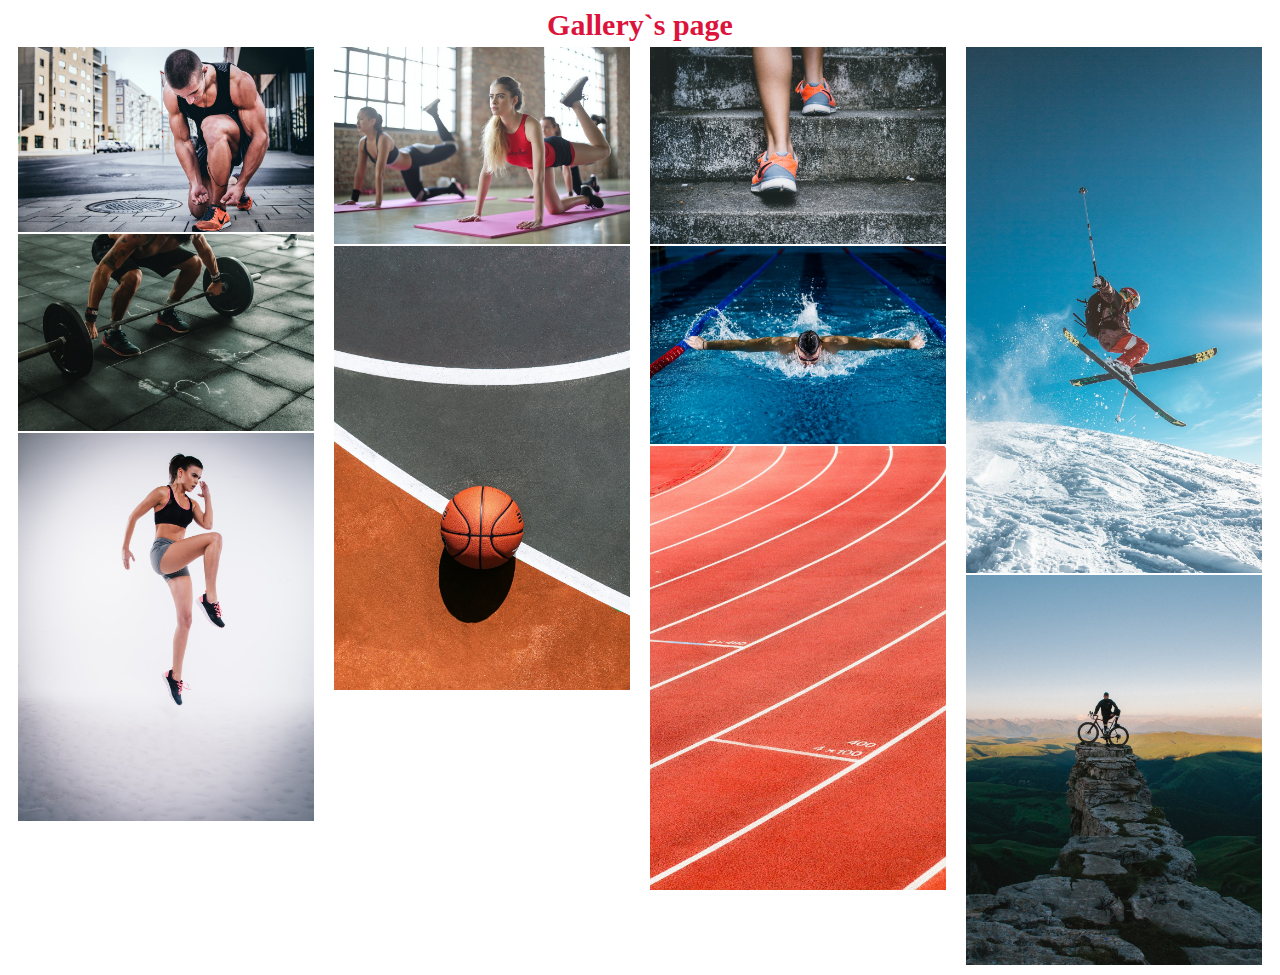
<file: ex01/src/index.html>
<!DOCTYPE html>
<html lang="en">
    <head>
        <meta charset="UTF-8" />
        <link rel="stylesheet" href="../styles/index.css" type="text/css" />
        <title>Gallery`s page</title>
    </head>
    <body>
    <div id="galTitle">Gallery`s page</div>
        <div class="row">
            <div class="column">
                <div class="container">
                    <img class="image" src="../images/img1.jpg" alt="Marathon"/>
                    <div class="overlay" href="./image01.html" onclick="openModal(this)">
                        <div class="black" ><h1>Marathon</h1></div>
                    </div>
                </div>

                <div class="container">
                    <img class="image" src="../images/img5.jpg" alt="Weight Lifting"/>
                    <div class="overlay" href="./image05.html" onclick="openModal(this)">
                        <div class="black"><h1>Weight Lifting</h1></div>
                    </div>
                </div>

                <div class="container">
                    <img class="image" src="../images/img8.jpg" alt="Jogging"/>
                    <div class="overlay" href="./image08.html" onclick="openModal(this)">
                        <div class="black"><h1>Jogging</h1></div>
                    </div>
                </div>
            </div>

            <div class="column">
                <div class="container">
                    <img class="image" src="../images/img2.jpg" alt="Gymnastics"/>
                    <div class="overlay" href="./image02.html" onclick="openModal(this)">
                        <div class="black"><h1>Gymnastics</h1></div>
                    </div>
                </div>

                <div class="container">
                    <img class="image" src="../images/img6.jpg" alt="Basketball"/>
                    <div class="overlay" href="./image06.html" onclick="openModal(this)">
                        <div class="black"><h1>Basketball</h1></div>
                    </div>
                </div>
            </div>

            <div class="column">
                <div class="container">
                    <img class="image" src="../images/img3.jpg" alt="Climbing"/>
                    <div class="overlay" href="./image03.html" onclick="openModal(this)">
                        <div class="black"><h1>Climbing</h1></div>
                    </div>
                </div>

                <div class="container">
                    <img class="image" src="../images/img7.jpg" alt="Swimming"/>
                    <div class="overlay" href="./image07.html" onclick="openModal(this)">
                        <div class="black"><h1>Swimming</h1></div>
                    </div>
                </div>

                <div class="container">
                    <img class="image" src="../images/img9.jpg" alt="Running"/>
                    <div class="overlay" href="./image09.html" onclick="openModal(this)">
                        <div class="black"><h1>Running</h1></div>
                    </div>
                </div>
            </div>

            <div class="column">
                <div class="container">
                    <img class="image" src="../images/img4.jpg" alt="Skiing"/>
                    <div class="overlay" href="./image04.html" onclick="openModal(this)">
                        <div class="black"><h1>Skiing</h1></div>
                    </div>
                </div>

                <div class="container">
                    <img class="image" src="../images/img10.jpg" alt="Cycling"/>
                    <div class="overlay" href="./image10.html" onclick="openModal(this)">
                        <div class="black"><h1>Cycling</h1></div>
                    </div>
                </div>
            </div>
        </div>

        <div id="myModal" class="modal">
            <div class="modal-content">
                <div class="modal-header">
                    <span class="close">&times;</span>
                </div>
                <div class="modal-body"></div>
                <div class="modal-footer"></div>
            </div>
        </div>
        <script src="../scripts/index.js"></script>
    </body>
</html>
</file>
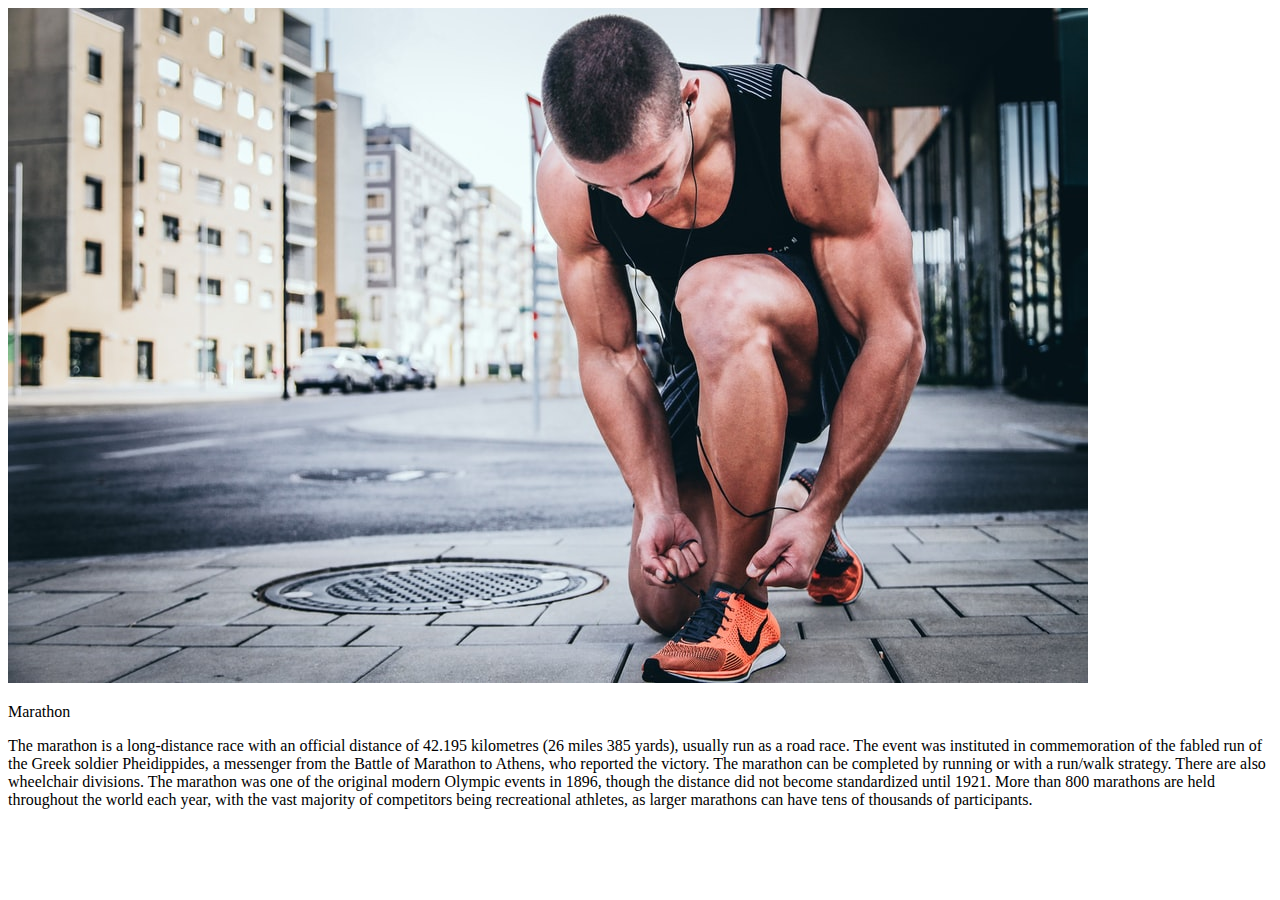
<file: ex01/src/image01.html>
<!--Marathon
The marathon is a long-distance race with an official distance of 42.195 kilometres (26 miles 385 yards), usually run as a road race.
The event was instituted in commemoration of the fabled run of the Greek soldier Pheidippides, a messenger from the Battle of Marathon to Athens,
who reported the victory. The marathon can be completed by running or with a run/walk strategy. There are also wheelchair divisions.

The marathon was one of the original modern Olympic events in 1896, though the distance did not become standardized until 1921.
More than 800 marathons are held throughout the world each year, with the vast majority of competitors being recreational athletes,
as larger marathons can have tens of thousands of participants.-->

<!DOCTYPE html>
<html lang="en">
    <head>
        <meta charset="UTF-8" />
        <link rel="stylesheet" href="../styles/index.css">
        <title>Marathon</title>
    </head>
    <body>
        <img src="../images/img1.jpg" alt="Marathon" />
        <p>Marathon</p>
        <p>
            The marathon is a long-distance race with an official distance of 42.195 kilometres (26 miles 385 yards), usually run as a road race.
            The event was instituted in commemoration of the fabled run of the Greek soldier Pheidippides, a messenger from the Battle of Marathon to Athens,
            who reported the victory. The marathon can be completed by running or with a run/walk strategy. There are also wheelchair divisions.
            The marathon was one of the original modern Olympic events in 1896, though the distance did not become standardized until 1921.
            More than 800 marathons are held throughout the world each year, with the vast majority of competitors being recreational athletes,
            as larger marathons can have tens of thousands of participants.
        </p>
    </body>
</html>
</file>
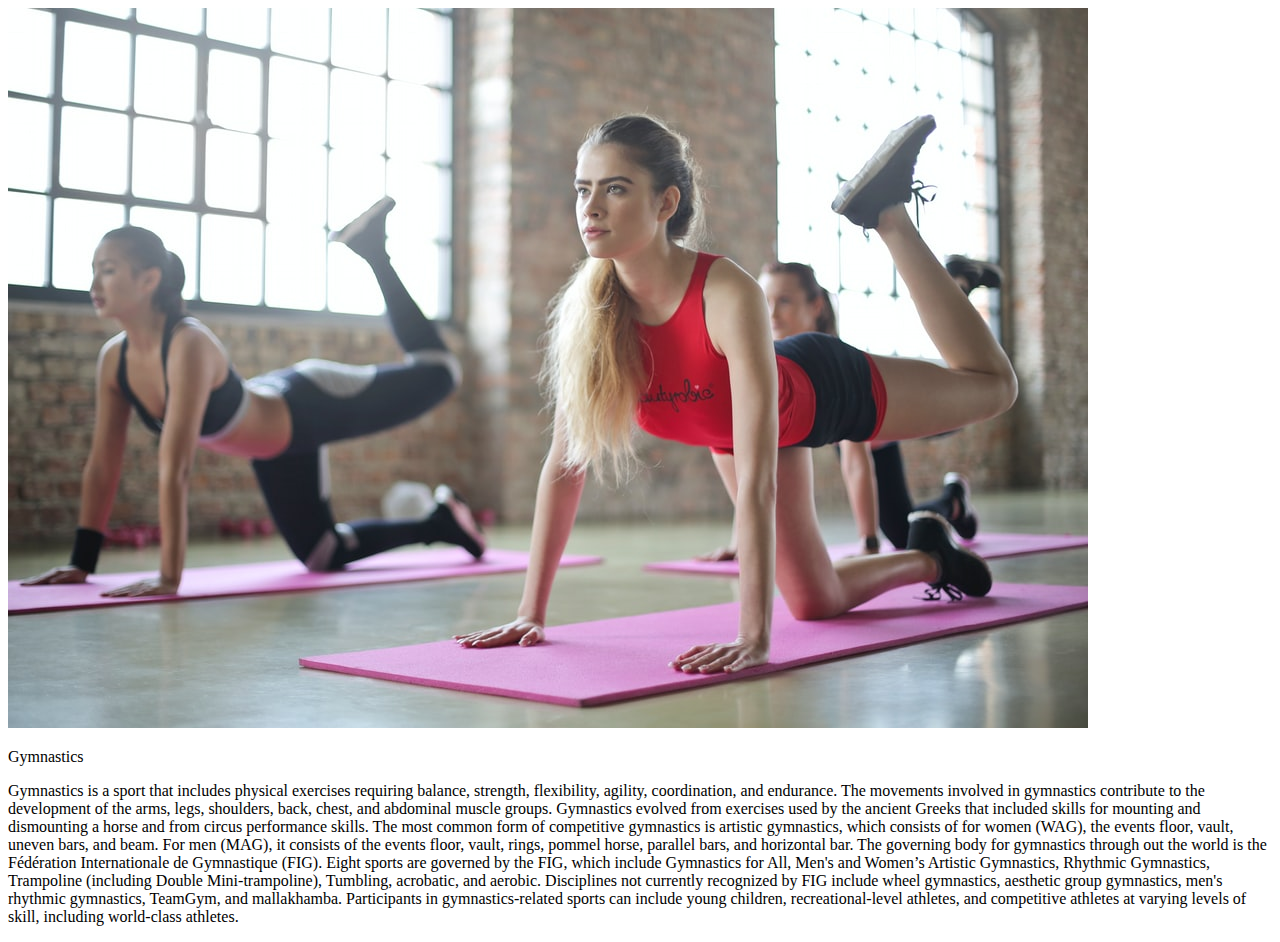
<file: ex01/src/image02.html>
<!--Gymnastics
Gymnastics is a sport that includes physical exercises requiring balance, strength, flexibility, agility, coordination, and endurance.
The movements involved in gymnastics contribute to the development of the arms, legs, shoulders, back, chest, and abdominal muscle groups.
Gymnastics evolved from exercises used by the ancient Greeks that included skills for mounting and dismounting a horse and from circus performance skills.

The most common form of competitive gymnastics is artistic gymnastics, which consists of for women (WAG), the events floor, vault, uneven bars, and beam. For men (MAG),
it consists of the events floor, vault, rings, pommel horse, parallel bars, and horizontal bar.
The governing body for gymnastics through out the world is the Fédération Internationale de Gymnastique (FIG). Eight sports are governed by the FIG,
which include Gymnastics for All, Men's and Women’s Artistic Gymnastics, Rhythmic Gymnastics, Trampoline (including Double Mini-trampoline), Tumbling, acrobatic, and aerobic.
Disciplines not currently recognized by FIG include wheel gymnastics, aesthetic group gymnastics, men's rhythmic gymnastics, TeamGym, and mallakhamba.

Participants in gymnastics-related sports can include young children, recreational-level athletes, and competitive athletes at varying levels of skill, including world-class athletes.
-->
<!DOCTYPE html>
<html lang="en">
    <head>
        <meta charset="UTF-8" />
        <link rel="stylesheet" href="../styles/index.css">
        <title>Gymnastics</title>
    </head>
    <body>
        <img src="../images/img2.jpg" alt="Gymnastics"/>
        <p>Gymnastics</p>
        <p>
            Gymnastics is a sport that includes physical exercises requiring balance, strength, flexibility, agility, coordination, and endurance.
            The movements involved in gymnastics contribute to the development of the arms, legs, shoulders, back, chest, and abdominal muscle groups.
            Gymnastics evolved from exercises used by the ancient Greeks that included skills for mounting and dismounting a horse and from circus performance skills.
            The most common form of competitive gymnastics is artistic gymnastics, which consists of for women (WAG), the events floor, vault, uneven bars, and beam. For men (MAG),
            it consists of the events floor, vault, rings, pommel horse, parallel bars, and horizontal bar.
            The governing body for gymnastics through out the world is the Fédération Internationale de Gymnastique (FIG). Eight sports are governed by the FIG,
            which include Gymnastics for All, Men's and Women’s Artistic Gymnastics, Rhythmic Gymnastics, Trampoline (including Double Mini-trampoline), Tumbling, acrobatic, and aerobic.
            Disciplines not currently recognized by FIG include wheel gymnastics, aesthetic group gymnastics, men's rhythmic gymnastics, TeamGym, and mallakhamba.
            Participants in gymnastics-related sports can include young children, recreational-level athletes, and competitive athletes at varying levels of skill, including world-class athletes.
        </p>
    </body>
</html>
</file>
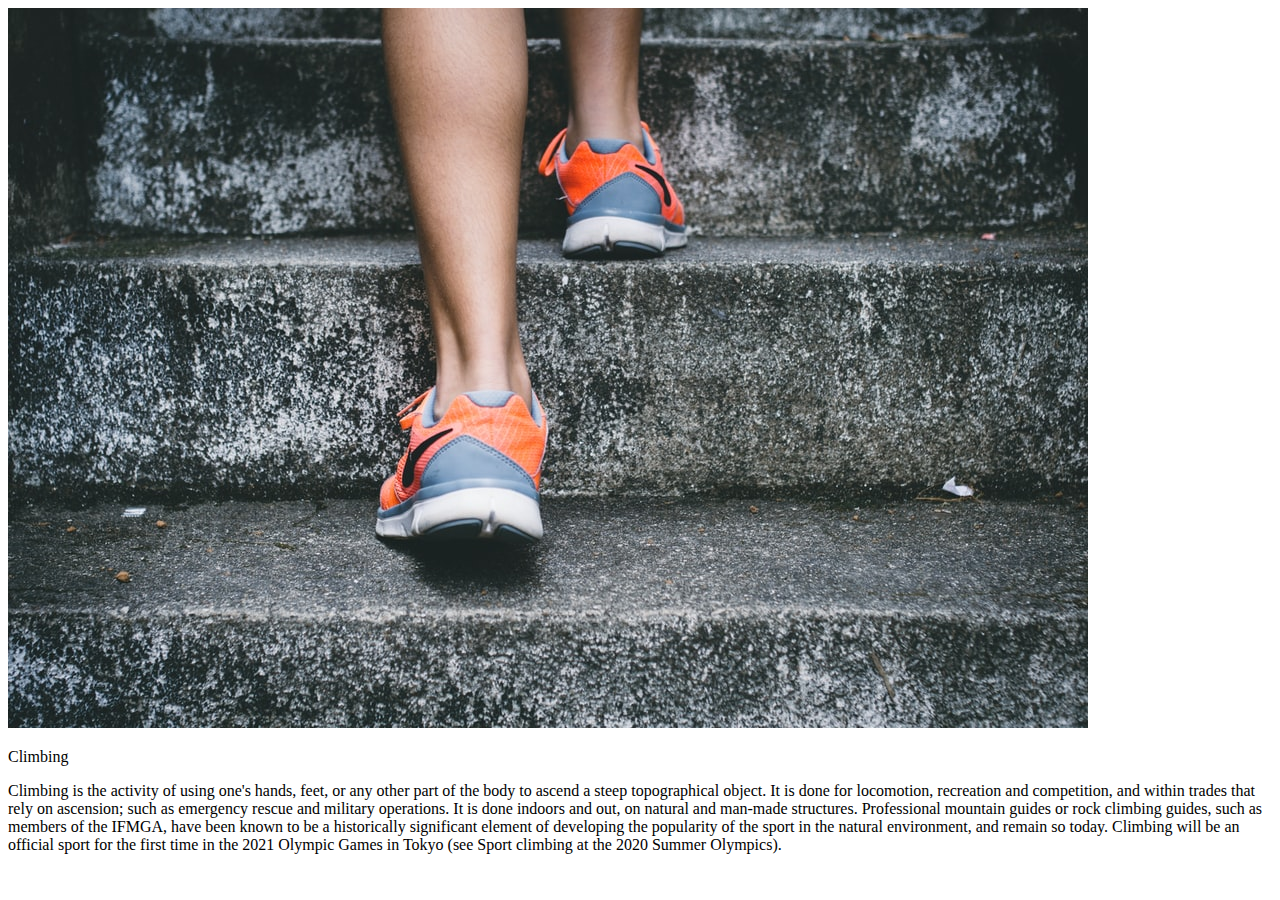
<file: ex01/src/image03.html>
<!--Climbing
Climbing is the activity of using one's hands, feet, or any other part of the body to ascend a steep topographical object.
It is done for locomotion, recreation and competition, and within trades that rely on ascension; such as emergency rescue and military operations.
It is done indoors and out, on natural and man-made structures.

Professional mountain guides or rock climbing guides, such as members of the IFMGA, have been known to be a historically significant element of
developing the popularity of the sport in the natural environment, and remain so today.

Climbing will be an official sport for the first time in the 2021 Olympic Games in Tokyo (see Sport climbing at the 2020 Summer Olympics).
-->

<!DOCTYPE html>
<html lang="en">
    <head>
        <meta charset="UTF-8" />
        <link rel="stylesheet" href="../styles/index.css">
        <title>Climbing</title>
    </head>
    <body>
        <img src="../images/img3.jpg" alt="Climbing"/>
        <p>Climbing</p>
        <p>
            Climbing is the activity of using one's hands, feet, or any other part of the body to ascend a steep topographical object.
            It is done for locomotion, recreation and competition, and within trades that rely on ascension; such as emergency rescue and military operations.
            It is done indoors and out, on natural and man-made structures.

            Professional mountain guides or rock climbing guides, such as members of the IFMGA, have been known to be a historically significant element of
            developing the popularity of the sport in the natural environment, and remain so today.

            Climbing will be an official sport for the first time in the 2021 Olympic Games in Tokyo (see Sport climbing at the 2020 Summer Olympics).
        </p>
    </body>
</html>
</file>
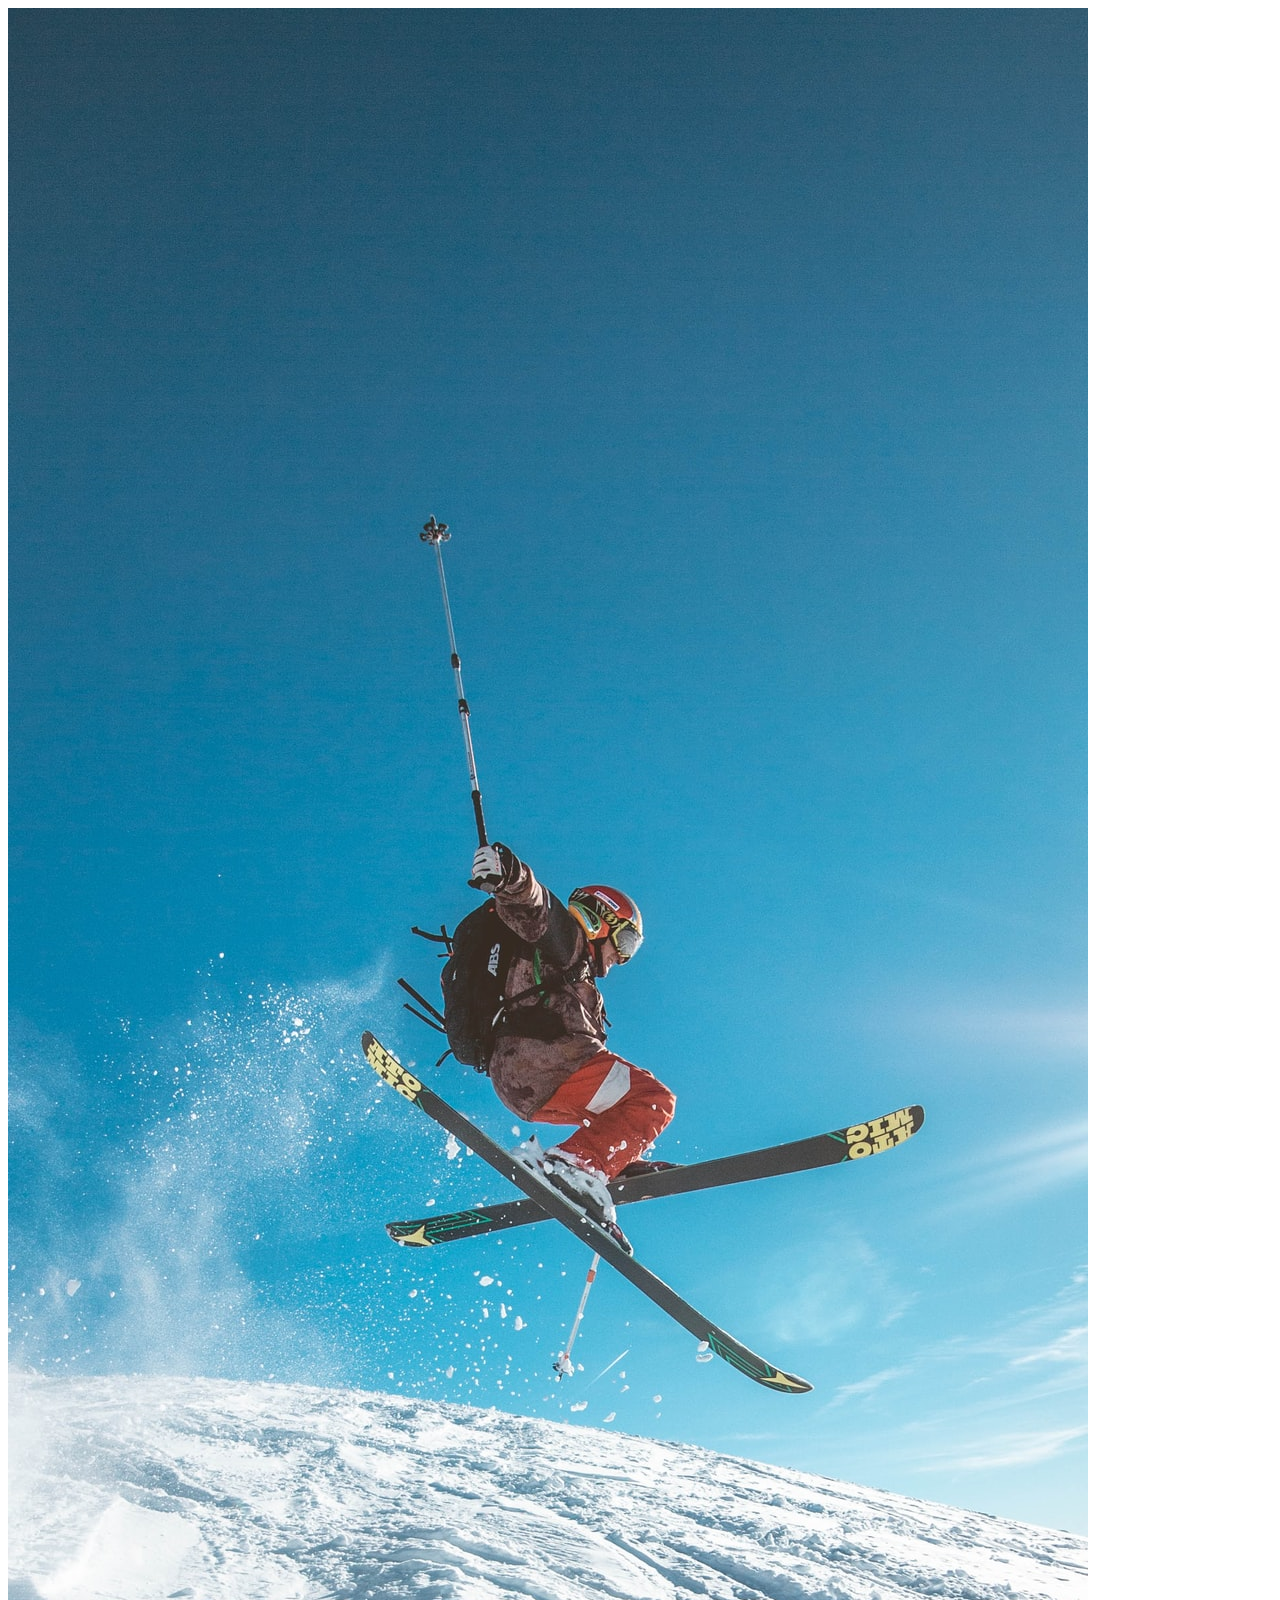
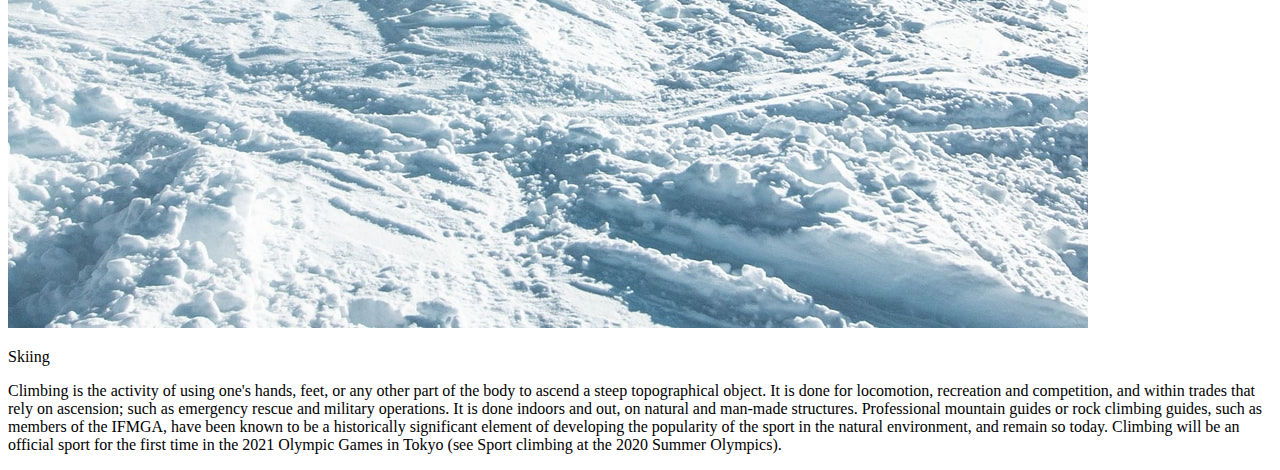
<file: ex01/src/image04.html>
<!--Skiing
Climbing is the activity of using one's hands, feet, or any other part of the body to ascend a steep topographical object.
It is done for locomotion, recreation and competition, and within trades that rely on ascension; such as emergency rescue and military operations.
It is done indoors and out, on natural and man-made structures.

Professional mountain guides or rock climbing guides, such as members of the IFMGA, have been known to be a historically significant element of
developing the popularity of the sport in the natural environment, and remain so today.

Climbing will be an official sport for the first time in the 2021 Olympic Games in Tokyo (see Sport climbing at the 2020 Summer Olympics)
-->

<!DOCTYPE html>
<html lang="en">
    <head>
        <meta charset="UTF-8" />
        <link rel="stylesheet" href="../styles/index.css">
        <title>Skiing</title>
    </head>
    <body>
        <img src="../images/img4.jpg" alt="Skiing"/>
        <p>Skiing</p>
        <p>
            Climbing is the activity of using one's hands, feet, or any other part of the body to ascend a steep topographical object.
            It is done for locomotion, recreation and competition, and within trades that rely on ascension; such as emergency rescue and military operations.
            It is done indoors and out, on natural and man-made structures.

            Professional mountain guides or rock climbing guides, such as members of the IFMGA, have been known to be a historically significant element of
            developing the popularity of the sport in the natural environment, and remain so today.

            Climbing will be an official sport for the first time in the 2021 Olympic Games in Tokyo (see Sport climbing at the 2020 Summer Olympics).
        </p>
    </body>
</html>
</file>
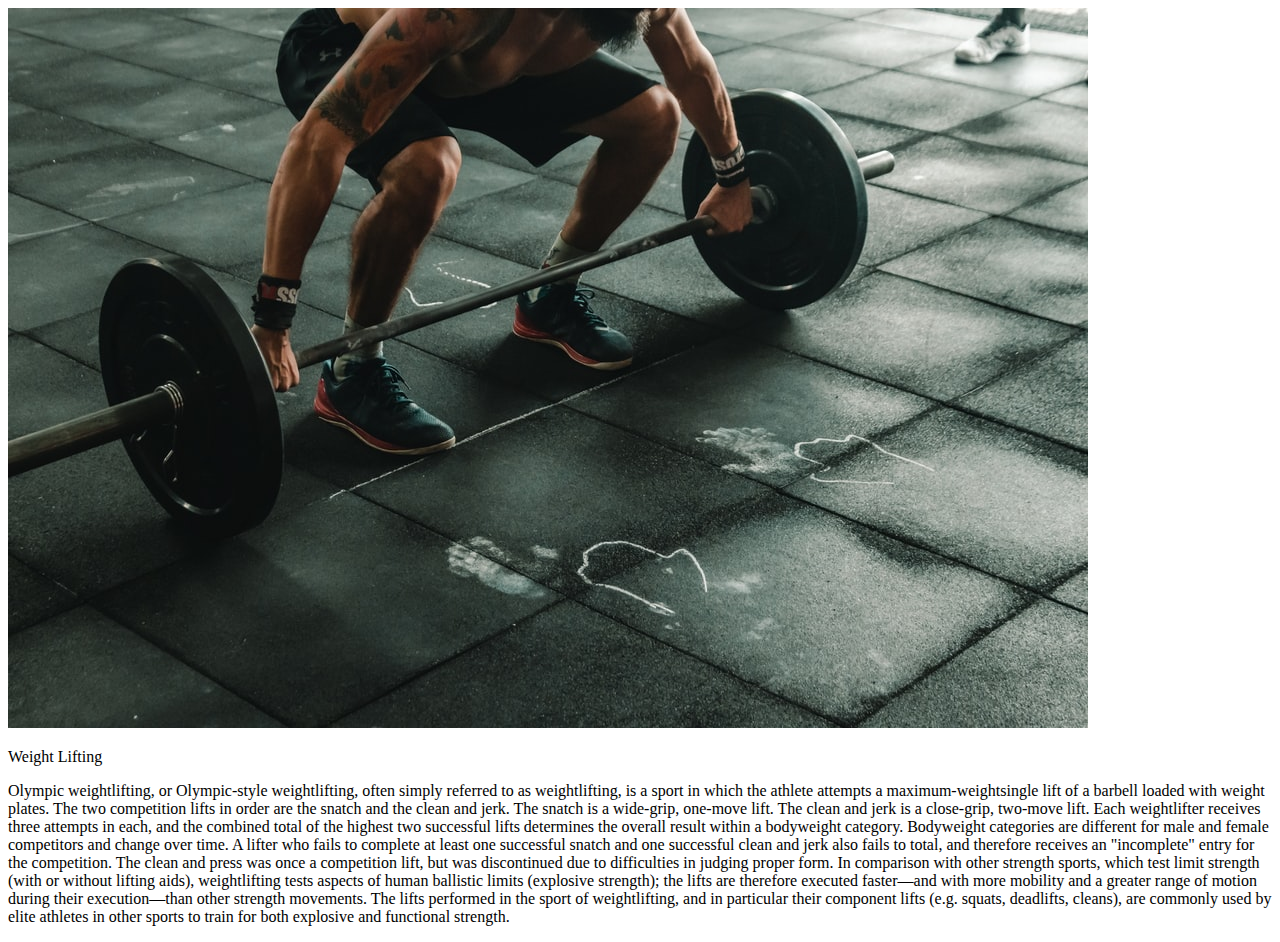
<file: ex01/src/image05.html>
<!--Weight Lifting
Olympic weightlifting, or Olympic-style weightlifting, often simply referred to as weightlifting, is a sport in which the athlete attempts
a maximum-weightsingle lift of a barbell loaded with weight plates.

The two competition lifts in order are the snatch and the clean and jerk. The snatch is a wide-grip, one-move lift. The clean and jerk is a close-grip, two-move lift.
Each weightlifter receives three attempts in each, and the combined total of the highest two successful lifts determines the overall result within a bodyweight category.
Bodyweight categories are different for male and female competitors and change over time.
A lifter who fails to complete at least one successful snatch and one successful clean and jerk also fails to total, and therefore receives an "incomplete" entry for the competition.
The clean and press was once a competition lift, but was discontinued due to difficulties in judging proper form.

In comparison with other strength sports, which test limit strength (with or without lifting aids), weightlifting tests aspects of human ballistic limits (explosive strength);
the lifts are therefore executed faster—and with more mobility and a greater range of motion during their execution—than other strength movements.

The lifts performed in the sport of weightlifting, and in particular their component lifts (e.g. squats, deadlifts, cleans),
are commonly used by elite athletes in other sports to train for both explosive and functional strength.
-->

<!DOCTYPE html>
<html lang="en">
    <head>
        <meta charset="UTF-8" />
        <link rel="stylesheet" href="../styles/index.css">
        <title>Weight Lifting</title>
    </head>
    <body>
        <img src="../images/img5.jpg" alt="Weight Lifting"/>
        <p>Weight Lifting</p>
        <p>
            Olympic weightlifting, or Olympic-style weightlifting, often simply referred to as weightlifting, is a sport in which the athlete attempts
            a maximum-weightsingle lift of a barbell loaded with weight plates.

            The two competition lifts in order are the snatch and the clean and jerk. The snatch is a wide-grip, one-move lift. The clean and jerk is a close-grip, two-move lift.
            Each weightlifter receives three attempts in each, and the combined total of the highest two successful lifts determines the overall result within a bodyweight category.
            Bodyweight categories are different for male and female competitors and change over time.
            A lifter who fails to complete at least one successful snatch and one successful clean and jerk also fails to total, and therefore receives an "incomplete" entry for the competition.
            The clean and press was once a competition lift, but was discontinued due to difficulties in judging proper form.

            In comparison with other strength sports, which test limit strength (with or without lifting aids), weightlifting tests aspects of human ballistic limits (explosive strength);
            the lifts are therefore executed faster—and with more mobility and a greater range of motion during their execution—than other strength movements.

            The lifts performed in the sport of weightlifting, and in particular their component lifts (e.g. squats, deadlifts, cleans),
            are commonly used by elite athletes in other sports to train for both explosive and functional strength.
        </p>
    </body>
</html>
</file>
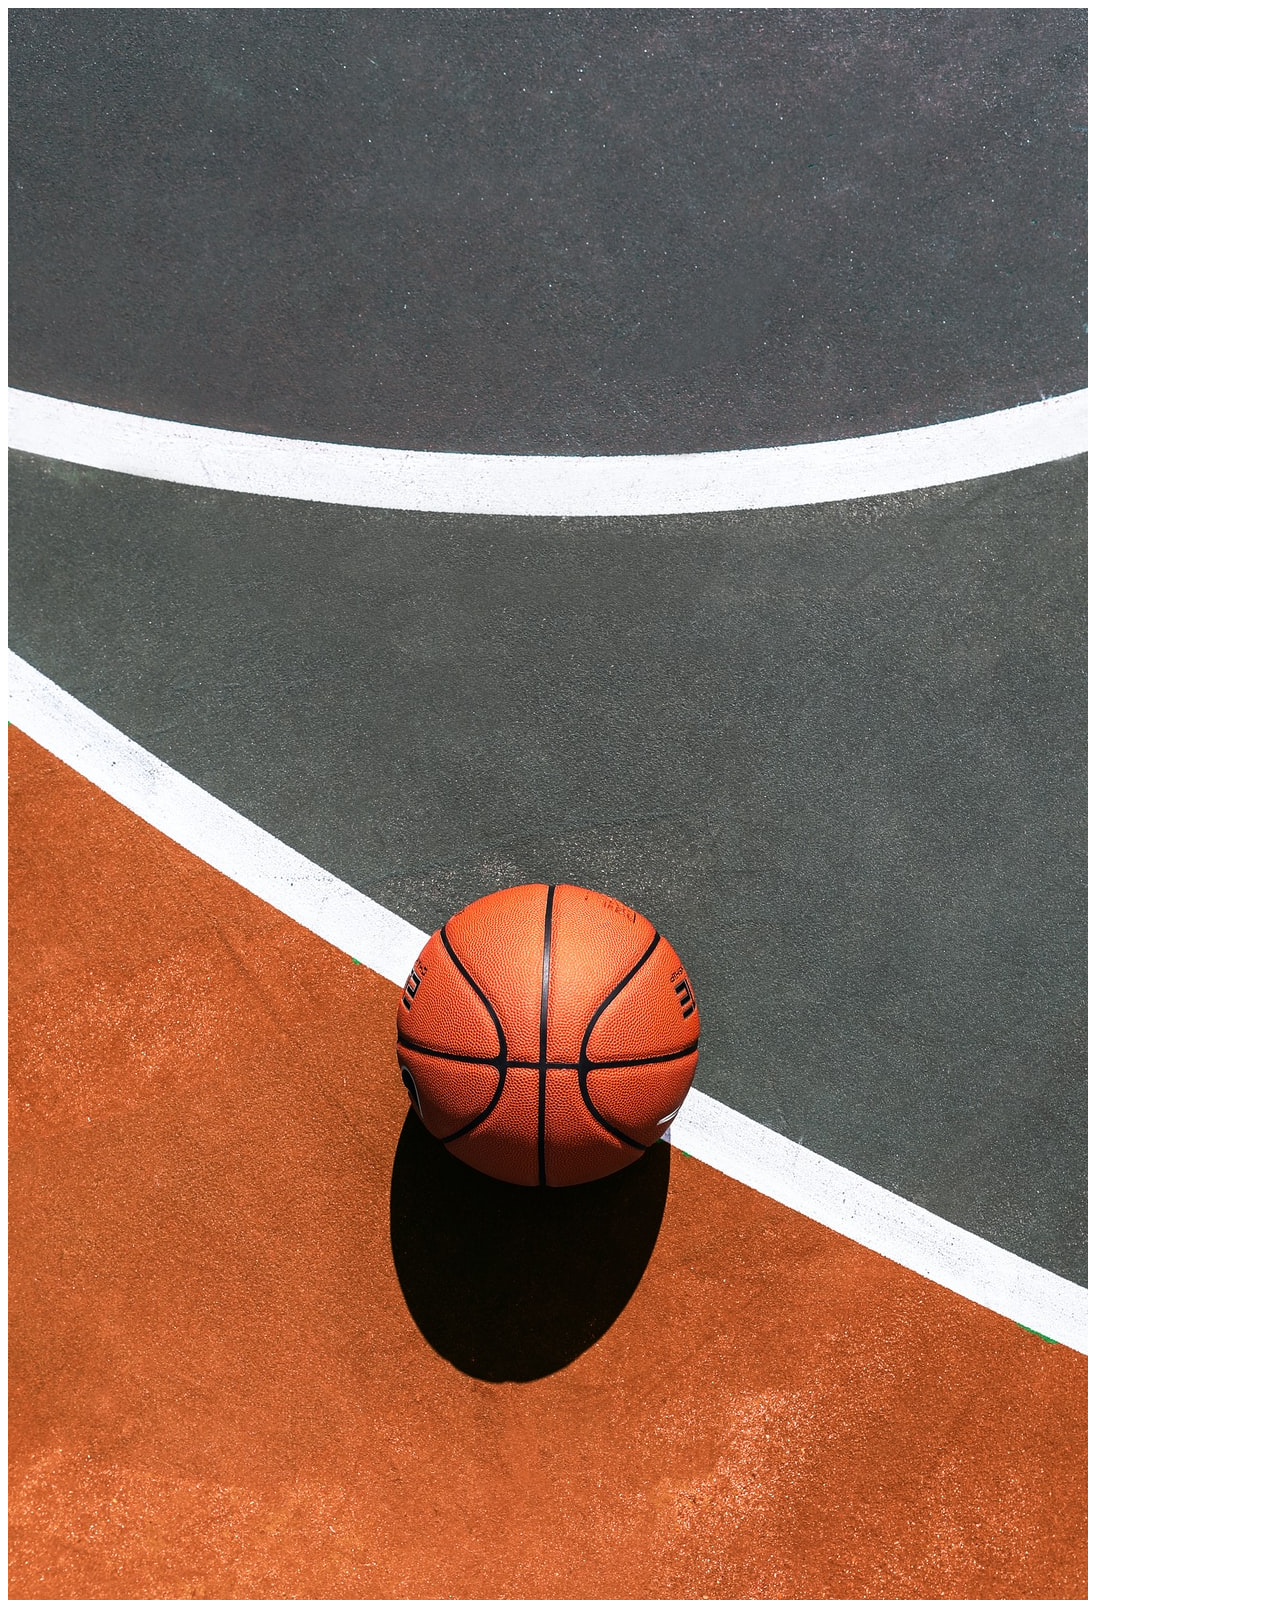
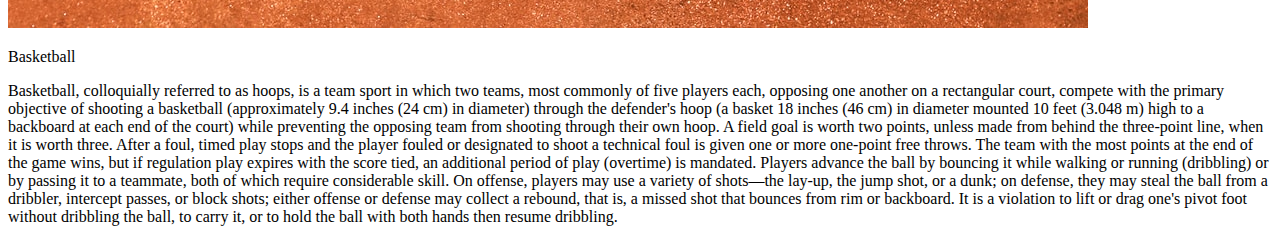
<file: ex01/src/image06.html>
<!--Basketball
Basketball, colloquially referred to as hoops, is a team sport in which two teams, most commonly of five players each, opposing one another on a rectangular court,
compete with the primary objective of shooting a basketball (approximately 9.4 inches (24 cm) in diameter) through the defender's hoop
(a basket 18 inches (46 cm) in diameter mounted 10 feet (3.048 m) high to a backboard at each end of the court) while preventing the opposing team
from shooting through their own hoop. A field goal is worth two points, unless made from behind the three-point line, when it is worth three.
After a foul, timed play stops and the player fouled or designated to shoot a technical foul is given one or more one-point free throws.
The team with the most points at the end of the game wins, but if regulation play expires with the score tied, an additional period of play (overtime) is mandated.

Players advance the ball by bouncing it while walking or running (dribbling) or by passing it to a teammate, both of which require considerable skill.
On offense, players may use a variety of shots—the lay-up, the jump shot, or a dunk; on defense, they may steal the ball from a dribbler, intercept passes, or block shots;
either offense or defense may collect a rebound, that is, a missed shot that bounces from rim or backboard. It is a violation to lift or drag one's pivot
foot without dribbling the ball, to carry it, or to hold the ball with both hands then resume dribbling.
-->

<!DOCTYPE html>
<html lang="en">
    <head>
        <meta charset="UTF-8" />
        <link rel="stylesheet" href="../styles/index.css">
        <title>Basketball</title>
    </head>
    <body>
        <img src="../images/img6.jpg" alt="Basketball"/>
        <p>Basketball</p>
        <p>
            Basketball, colloquially referred to as hoops, is a team sport in which two teams, most commonly of five players each, opposing one another on a rectangular court,
            compete with the primary objective of shooting a basketball (approximately 9.4 inches (24 cm) in diameter) through the defender's hoop
            (a basket 18 inches (46 cm) in diameter mounted 10 feet (3.048 m) high to a backboard at each end of the court) while preventing the opposing team
            from shooting through their own hoop. A field goal is worth two points, unless made from behind the three-point line, when it is worth three.
            After a foul, timed play stops and the player fouled or designated to shoot a technical foul is given one or more one-point free throws.
            The team with the most points at the end of the game wins, but if regulation play expires with the score tied, an additional period of play (overtime) is mandated.

            Players advance the ball by bouncing it while walking or running (dribbling) or by passing it to a teammate, both of which require considerable skill.
            On offense, players may use a variety of shots—the lay-up, the jump shot, or a dunk; on defense, they may steal the ball from a dribbler, intercept passes, or block shots;
            either offense or defense may collect a rebound, that is, a missed shot that bounces from rim or backboard. It is a violation to lift or drag one's pivot
            foot without dribbling the ball, to carry it, or to hold the ball with both hands then resume dribbling.
        </p>
    </body>
</html>
</file>
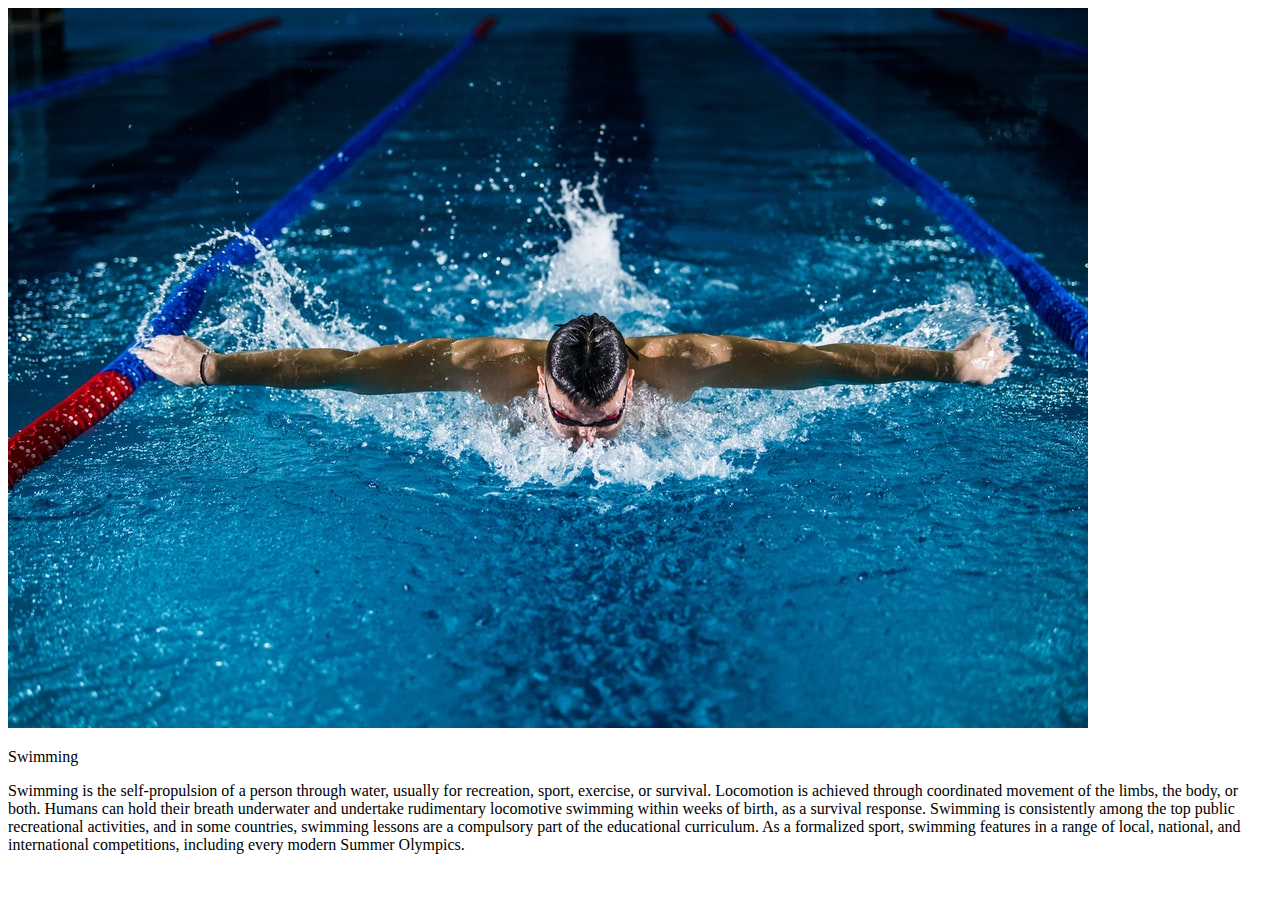
<file: ex01/src/image07.html>
<!--Swimming
Swimming is the self-propulsion of a person through water, usually for recreation, sport, exercise, or survival.
Locomotion is achieved through coordinated movement of the limbs, the body, or both. Humans can hold their breath underwater and undertake rudimentary
locomotive swimming within weeks of birth, as a survival response.

Swimming is consistently among the top public recreational activities, and in some countries, swimming lessons are a compulsory part of the educational curriculum.
As a formalized sport, swimming features in a range of local, national, and international competitions, including every modern Summer Olympics.
-->

<!DOCTYPE html>
<html lang="en">
    <head>
        <meta charset="UTF-8" />
        <link rel="stylesheet" href="../styles/index.css">
        <title>Swimming</title>
    </head>
    <body>
        <img src="../images/img7.jpg" alt="Swimming"/>
        <p>Swimming</p>
        <p>
            Swimming is the self-propulsion of a person through water, usually for recreation, sport, exercise, or survival.
            Locomotion is achieved through coordinated movement of the limbs, the body, or both. Humans can hold their breath underwater and undertake rudimentary
            locomotive swimming within weeks of birth, as a survival response.

            Swimming is consistently among the top public recreational activities, and in some countries, swimming lessons are a compulsory part of the educational curriculum.
            As a formalized sport, swimming features in a range of local, national, and international competitions, including every modern Summer Olympics.
        </p>
    </body>
</html>
</file>
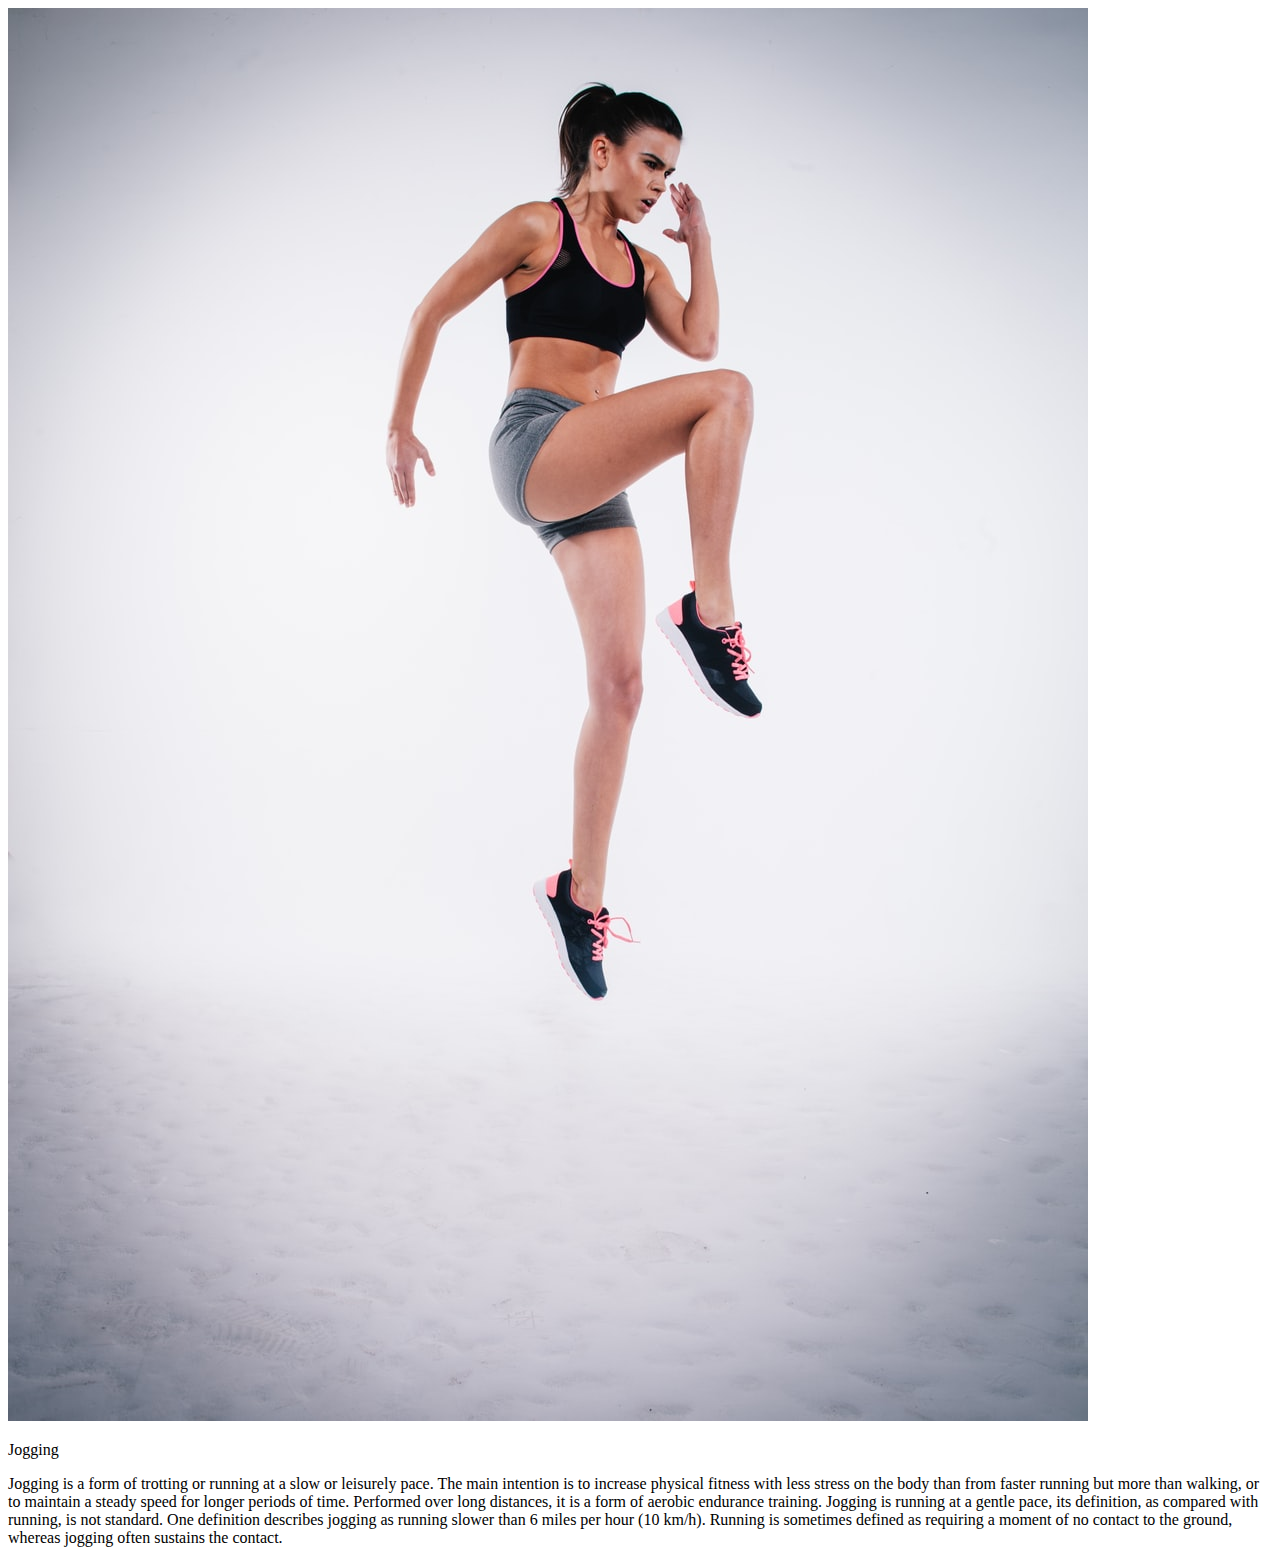
<file: ex01/src/image08.html>
<!--Jogging
Jogging is a form of trotting or running at a slow or leisurely pace. The main intention is to increase physical fitness with less stress on the body than
from faster running but more than walking, or to maintain a steady speed for longer periods of time.
Performed over long distances, it is a form of aerobic endurance training.

Jogging is running at a gentle pace, its definition, as compared with running, is not standard. One definition describes jogging as running slower than 6 miles per hour (10 km/h).
Running is sometimes defined as requiring a moment of no contact to the ground, whereas jogging often sustains the contact.
-->
<!DOCTYPE html>
<html lang="en">
    <head>
        <meta charset="UTF-8" />
        <link rel="stylesheet" href="../styles/index.css">
        <title>Jogging</title>
    </head>
    <body>
        <img src="../images/img8.jpg" alt="Jogging" />
        <p>Jogging</p>
        <p>
            Jogging is a form of trotting or running at a slow or leisurely pace. The main intention is to increase physical fitness with less stress on the body than
            from faster running but more than walking, or to maintain a steady speed for longer periods of time.
            Performed over long distances, it is a form of aerobic endurance training.

            Jogging is running at a gentle pace, its definition, as compared with running, is not standard. One definition describes jogging as running slower than 6 miles per hour (10 km/h).
            Running is sometimes defined as requiring a moment of no contact to the ground, whereas jogging often sustains the contact.
        </p>
    </body>
</html>
</file>
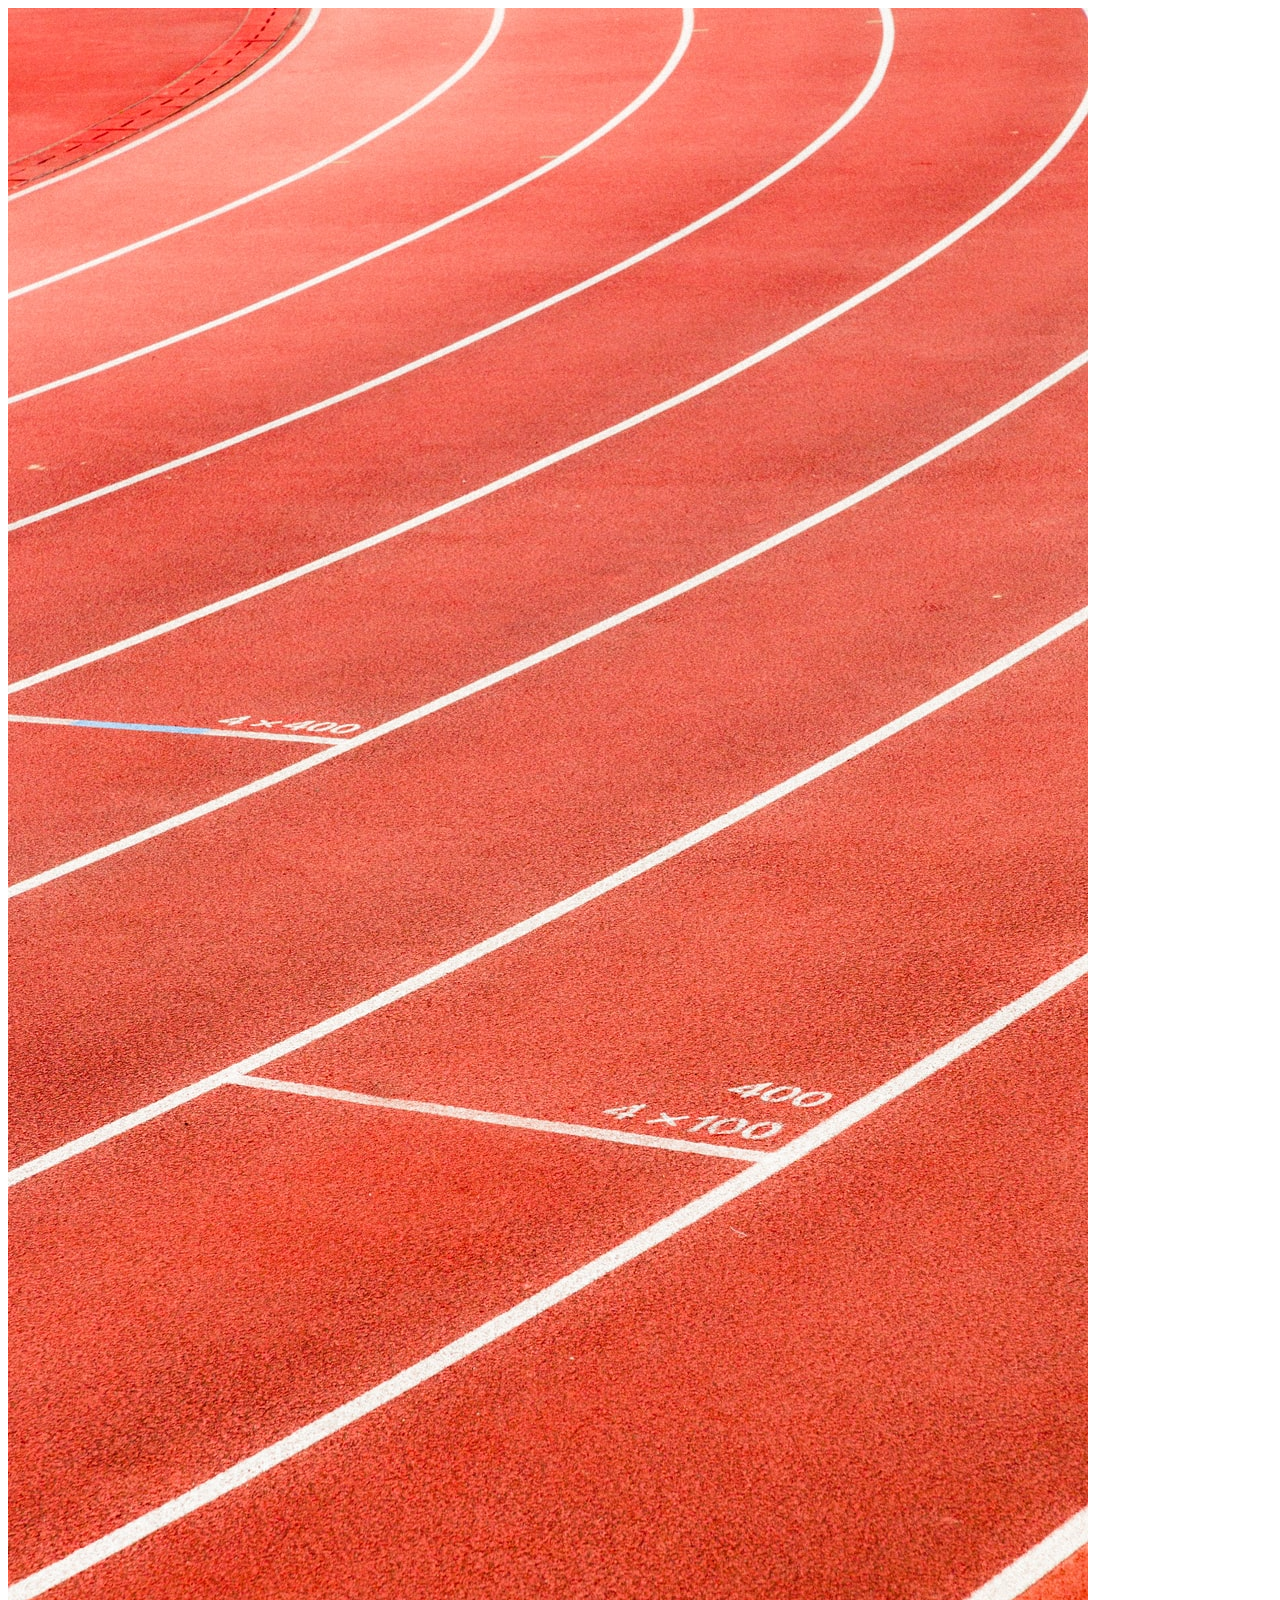
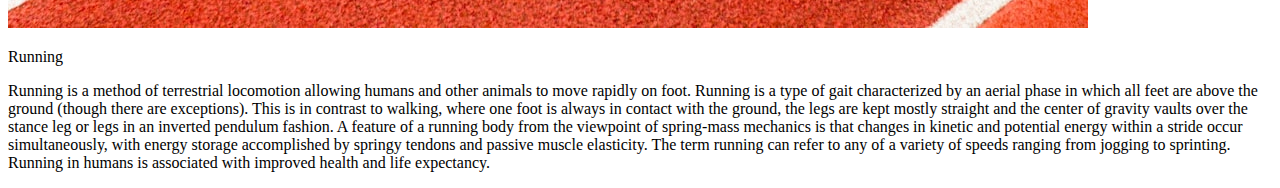
<file: ex01/src/image09.html>
<!--Running
Running is a method of terrestrial locomotion allowing humans and other animals to move rapidly on foot.
Running is a type of gait characterized by an aerial phase in which all feet are above the ground (though there are exceptions).
This is in contrast to walking, where one foot is always in contact with the ground, the legs are kept mostly straight and the center of gravity vaults
over the stance leg or legs in an inverted pendulum fashion. A feature of a running body from the viewpoint of spring-mass mechanics is that changes in
kinetic and potential energy within a stride occur simultaneously, with energy storage accomplished by springy tendons and passive muscle elasticity.
The term running can refer to any of a variety of speeds ranging from jogging to sprinting.

Running in humans is associated with improved health and life expectancy.
-->

<!DOCTYPE html>
<html lang="en">
    <head>
        <meta charset="UTF-8" />
        <link rel="stylesheet" href="../styles/index.css">
        <title>Running</title>
    </head>
    <body>
        <img src="../images/img9.jpg" alt="Running"/>
        <p>Running</p>
        <p>
            Running is a method of terrestrial locomotion allowing humans and other animals to move rapidly on foot.
            Running is a type of gait characterized by an aerial phase in which all feet are above the ground (though there are exceptions).
            This is in contrast to walking, where one foot is always in contact with the ground, the legs are kept mostly straight and the center of gravity vaults
            over the stance leg or legs in an inverted pendulum fashion. A feature of a running body from the viewpoint of spring-mass mechanics is that changes in
            kinetic and potential energy within a stride occur simultaneously, with energy storage accomplished by springy tendons and passive muscle elasticity.
            The term running can refer to any of a variety of speeds ranging from jogging to sprinting.

            Running in humans is associated with improved health and life expectancy.
        </p>
    </body>
</html>
</file>
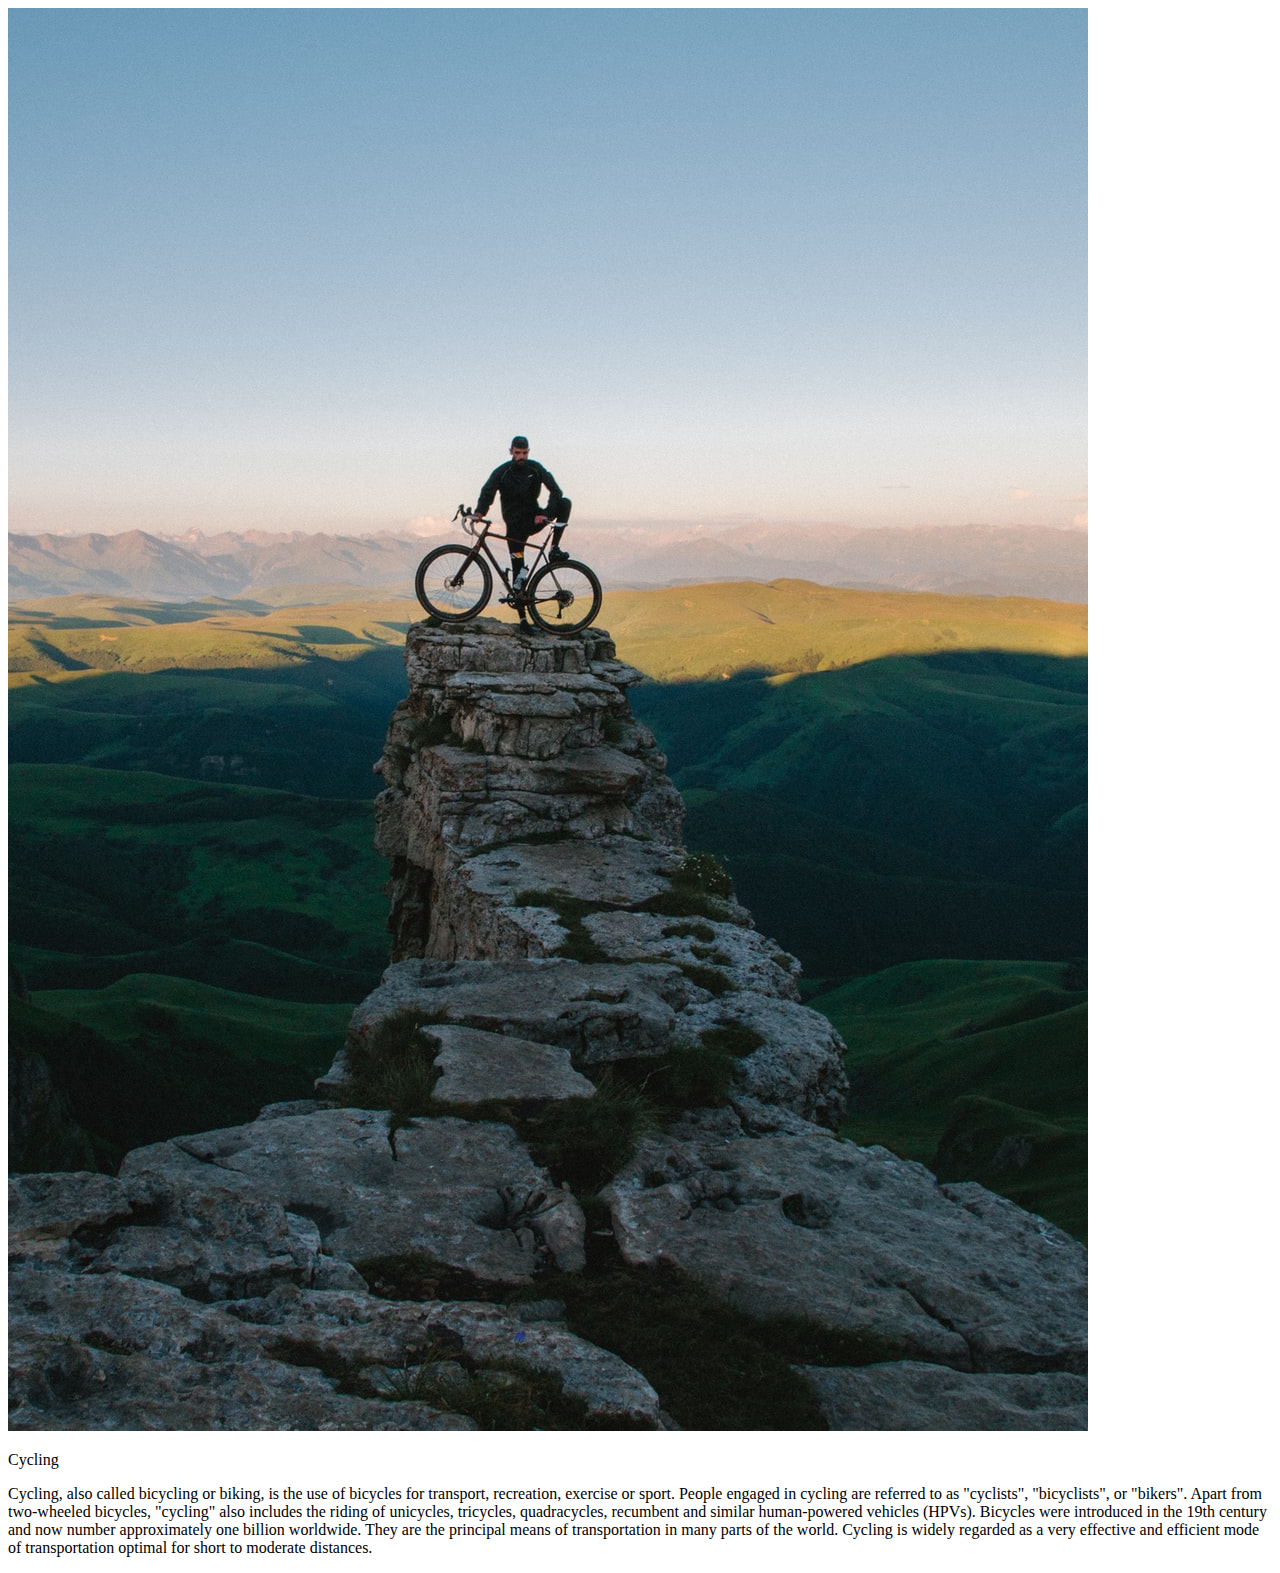
<file: ex01/src/image10.html>
<!--Cycling
Cycling, also called bicycling or biking, is the use of bicycles for transport, recreation, exercise or sport.
People engaged in cycling are referred to as "cyclists", "bicyclists", or "bikers". Apart from two-wheeled bicycles,
"cycling" also includes the riding of unicycles, tricycles, quadracycles, recumbent and similar human-powered vehicles (HPVs).

Bicycles were introduced in the 19th century and now number approximately one billion worldwide. They are the principal means of transportation in many parts of the world.

Cycling is widely regarded as a very effective and efficient mode of transportation optimal for short to moderate distances.
-->

<!DOCTYPE html>
<html lang="en">
    <head>
        <meta charset="UTF-8" />
        <link rel="stylesheet" href="../styles/index.css">
        <title>Cycling</title>
    </head>
    <body>
        <img src="../images/img10.jpg" alt="Cycling"/>
        <p>Cycling</p>
        <p>
            Cycling, also called bicycling or biking, is the use of bicycles for transport, recreation, exercise or sport.
            People engaged in cycling are referred to as "cyclists", "bicyclists", or "bikers". Apart from two-wheeled bicycles,
            "cycling" also includes the riding of unicycles, tricycles, quadracycles, recumbent and similar human-powered vehicles (HPVs).

            Bicycles were introduced in the 19th century and now number approximately one billion worldwide. They are the principal means of transportation in many parts of the world.

            Cycling is widely regarded as a very effective and efficient mode of transportation optimal for short to moderate distances.
        </p>
    </body>
</html>
</file>
<file: ex01/styles/index.css>
#galTitle {
    color: crimson;
    text-align: center;
    font-size: 30px;
    font-weight: bold;
    padding-bottom: 5px;
}

.objView {
    width: 100%;
    height: 100%;
}

.row {
    display: flex;
    flex-wrap: wrap;

}

.column {
    flex: 200px;
    padding: 0 10px;
}


.container {
    position: relative;
    width: 100%;
    padding-bottom: 2px;
}

.image {
    display: block;
    width: 100%;
    height: auto;
}

.overlay {
    position: absolute;
    top: 0;
    bottom: 0;
    left: 0;
    right: 0;
    height: 100%;
    width: 100%;
    opacity: 0;
    transition: 0.5s ease;
    background: rgb(0, 0, 0);
    background: rgba(0, 0, 0, 0.5);
}

h1{
    color: white;
    position: absolute;
    bottom: 0;
    margin: 4px;
    font-weight: normal;
    font-size: 90px;
}
.container:hover .overlay {
    opacity: 1;
    cursor: pointer;
}

.modal {
    display: none; /* Hidden by default */
    position: fixed; /* Stay in place */
    z-index: 1; /* Sit on top */
    left: 0;
    top: 0;
    width: 100%; /* Full width */
    height: 100%; /* Full height */
    overflow: auto; /* Enable scroll if needed */
    background-color: rgb(0,0,0); /* Fallback color */
    background-color: rgba(0,0,0,0.4); /* Black w/ opacity */
}

.modal-content {
    background-color: #fefefe;
    margin: 15% auto; /* 15% from the top and centered */
    padding: 20px;
    border: 1px solid #888;
    width: 80%; /* Could be more or less, depending on screen size */
}
.modal-body {
    height: 90%;
}

.close {
    color: #aaa;
    float: right;
    font-size: 28px;
    font-weight: bold;
}

.close:hover,
.close:focus {
    color: black;
    text-decoration: none;
    cursor: pointer;
}
</file>
